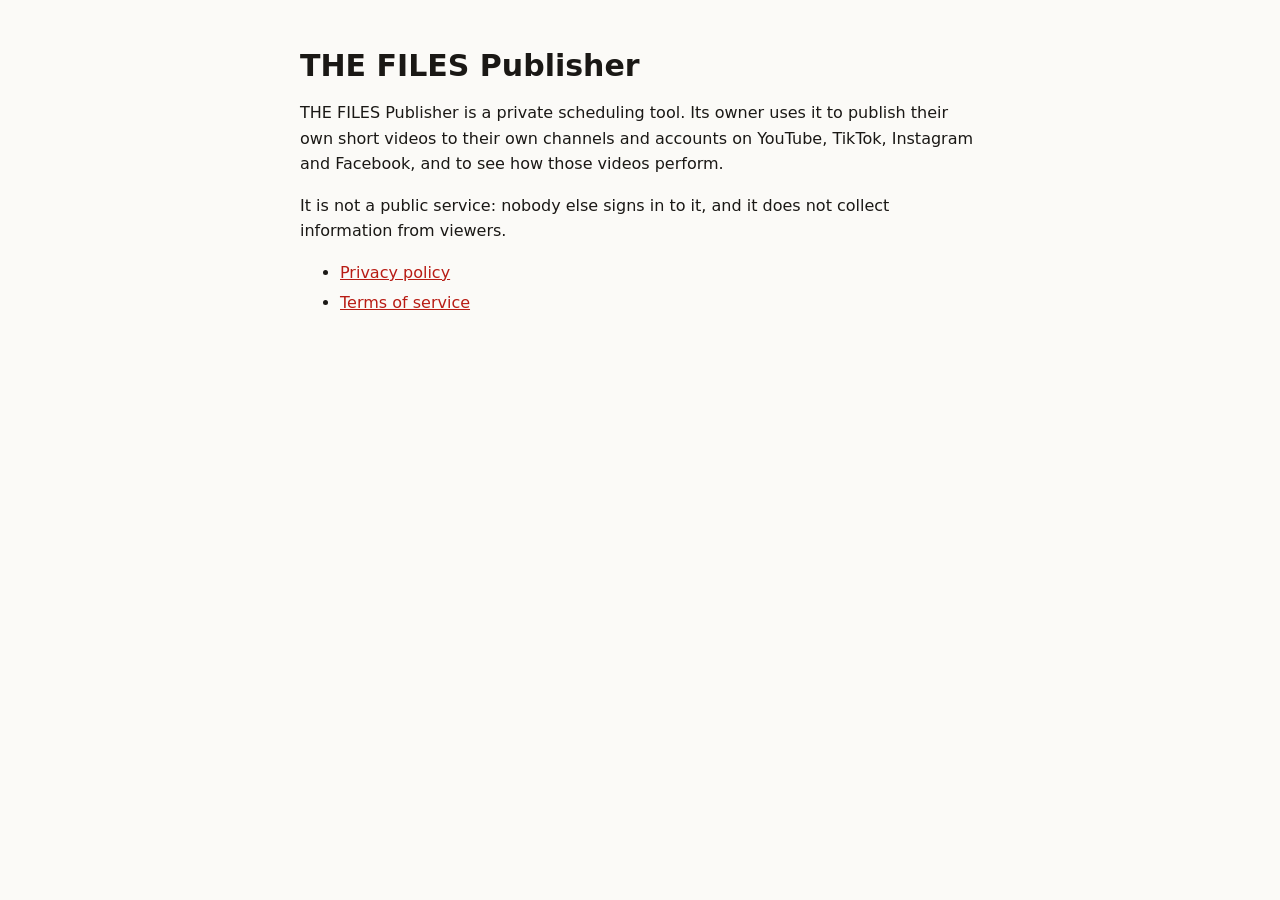
<file: index.html>
<!doctype html>
<html lang="en">
<head>
<meta charset="utf-8">
<meta name="viewport" content="width=device-width, initial-scale=1">
<title>THE FILES Publisher</title>
<link rel="stylesheet" href="style.css">
</head>
<body>
<main>
  <h1>THE FILES Publisher</h1>
  <p>THE FILES Publisher is a private scheduling tool. Its owner uses it to publish their own short videos to their own channels and accounts on YouTube, TikTok, Instagram and Facebook, and to see how those videos perform.</p>
  <p>It is not a public service: nobody else signs in to it, and it does not collect information from viewers.</p>
  <ul>
    <li><a href="privacy.html">Privacy policy</a></li>
    <li><a href="terms.html">Terms of service</a></li>
  </ul>
</main>
</body>
</html>
</file>
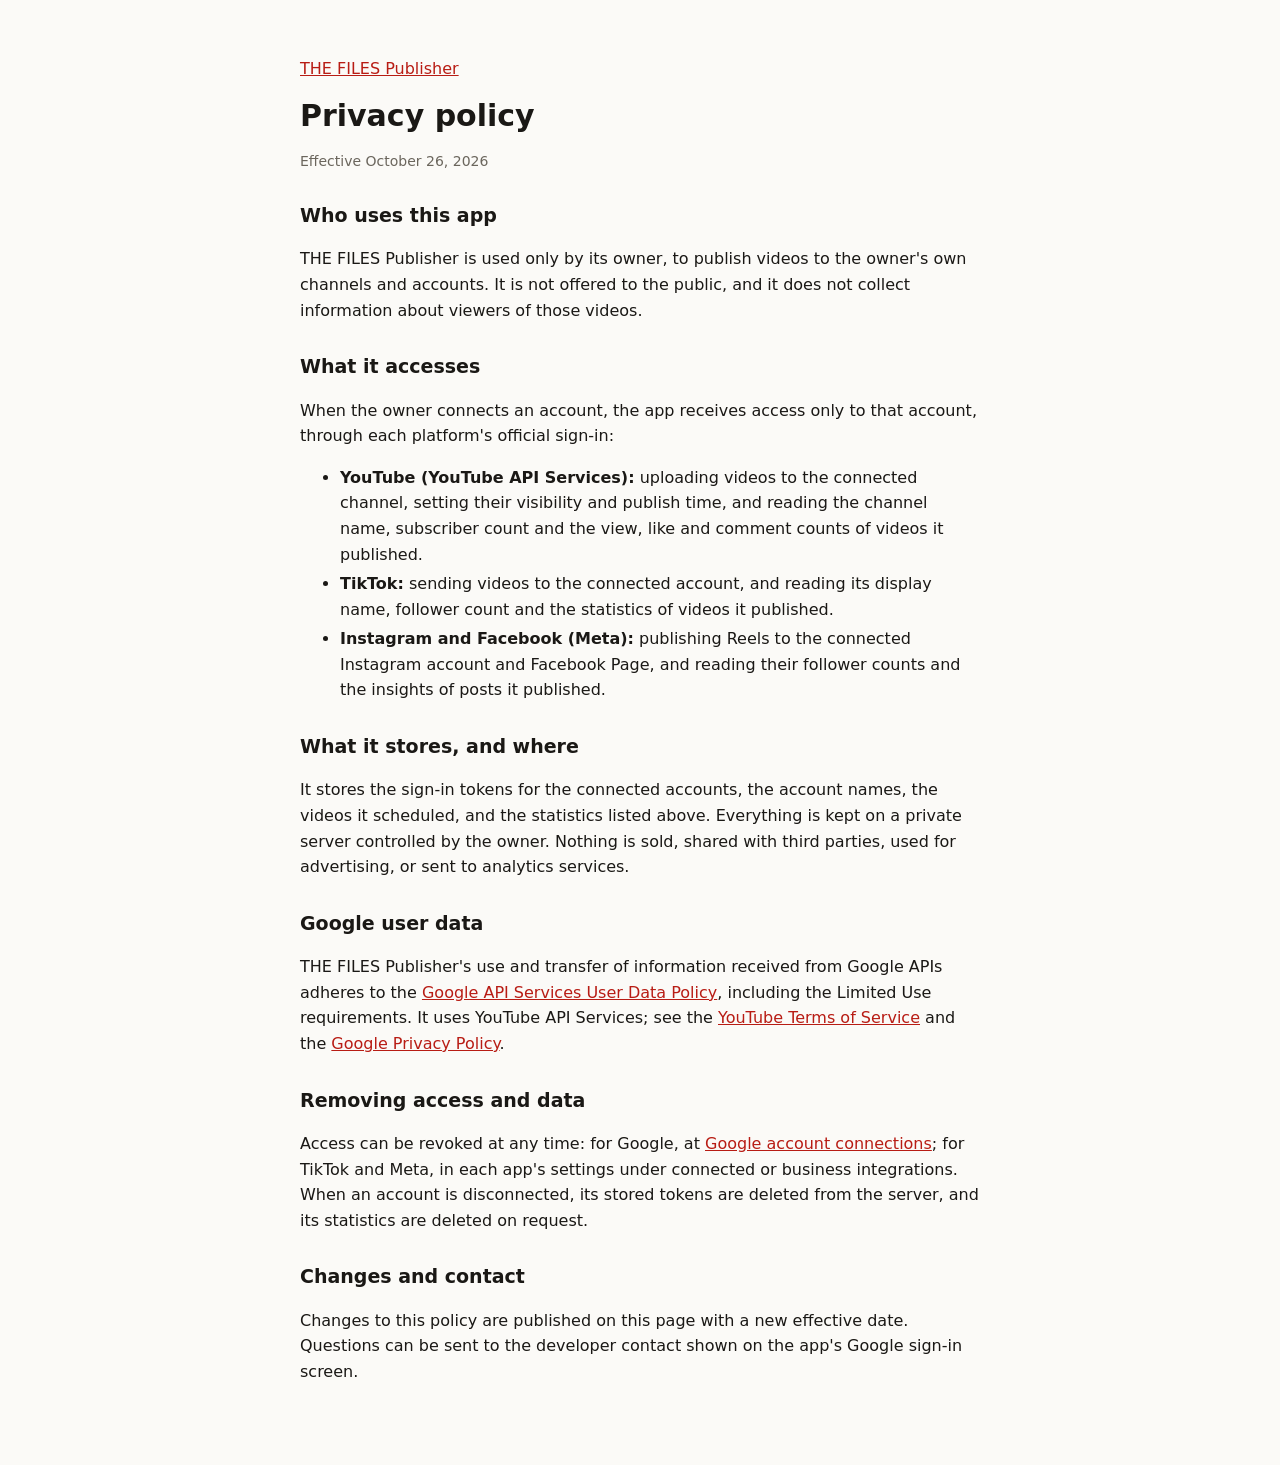
<file: privacy.html>
<!doctype html>
<html lang="en">
<head>
<meta charset="utf-8">
<meta name="viewport" content="width=device-width, initial-scale=1">
<title>Privacy policy · THE FILES Publisher</title>
<link rel="stylesheet" href="style.css">
</head>
<body>
<main>
  <p><a href="./">THE FILES Publisher</a></p>
  <h1>Privacy policy</h1>
  <p class="muted">Effective October 26, 2026</p>

  <h2>Who uses this app</h2>
  <p>THE FILES Publisher is used only by its owner, to publish videos to the owner's own channels and accounts. It is not offered to the public, and it does not collect information about viewers of those videos.</p>

  <h2>What it accesses</h2>
  <p>When the owner connects an account, the app receives access only to that account, through each platform's official sign-in:</p>
  <ul>
    <li><b>YouTube (YouTube API Services):</b> uploading videos to the connected channel, setting their visibility and publish time, and reading the channel name, subscriber count and the view, like and comment counts of videos it published.</li>
    <li><b>TikTok:</b> sending videos to the connected account, and reading its display name, follower count and the statistics of videos it published.</li>
    <li><b>Instagram and Facebook (Meta):</b> publishing Reels to the connected Instagram account and Facebook Page, and reading their follower counts and the insights of posts it published.</li>
  </ul>

  <h2>What it stores, and where</h2>
  <p>It stores the sign-in tokens for the connected accounts, the account names, the videos it scheduled, and the statistics listed above. Everything is kept on a private server controlled by the owner. Nothing is sold, shared with third parties, used for advertising, or sent to analytics services.</p>

  <h2>Google user data</h2>
  <p>THE FILES Publisher's use and transfer of information received from Google APIs adheres to the <a href="https://developers.google.com/terms/api-services-user-data-policy">Google API Services User Data Policy</a>, including the Limited Use requirements. It uses YouTube API Services; see the <a href="https://www.youtube.com/t/terms">YouTube Terms of Service</a> and the <a href="https://policies.google.com/privacy">Google Privacy Policy</a>.</p>

  <h2>Removing access and data</h2>
  <p>Access can be revoked at any time: for Google, at <a href="https://myaccount.google.com/connections">Google account connections</a>; for TikTok and Meta, in each app's settings under connected or business integrations. When an account is disconnected, its stored tokens are deleted from the server, and its statistics are deleted on request.</p>

  <h2>Changes and contact</h2>
  <p>Changes to this policy are published on this page with a new effective date. Questions can be sent to the developer contact shown on the app's Google sign-in screen.</p>
</main>
</body>
</html>
</file>
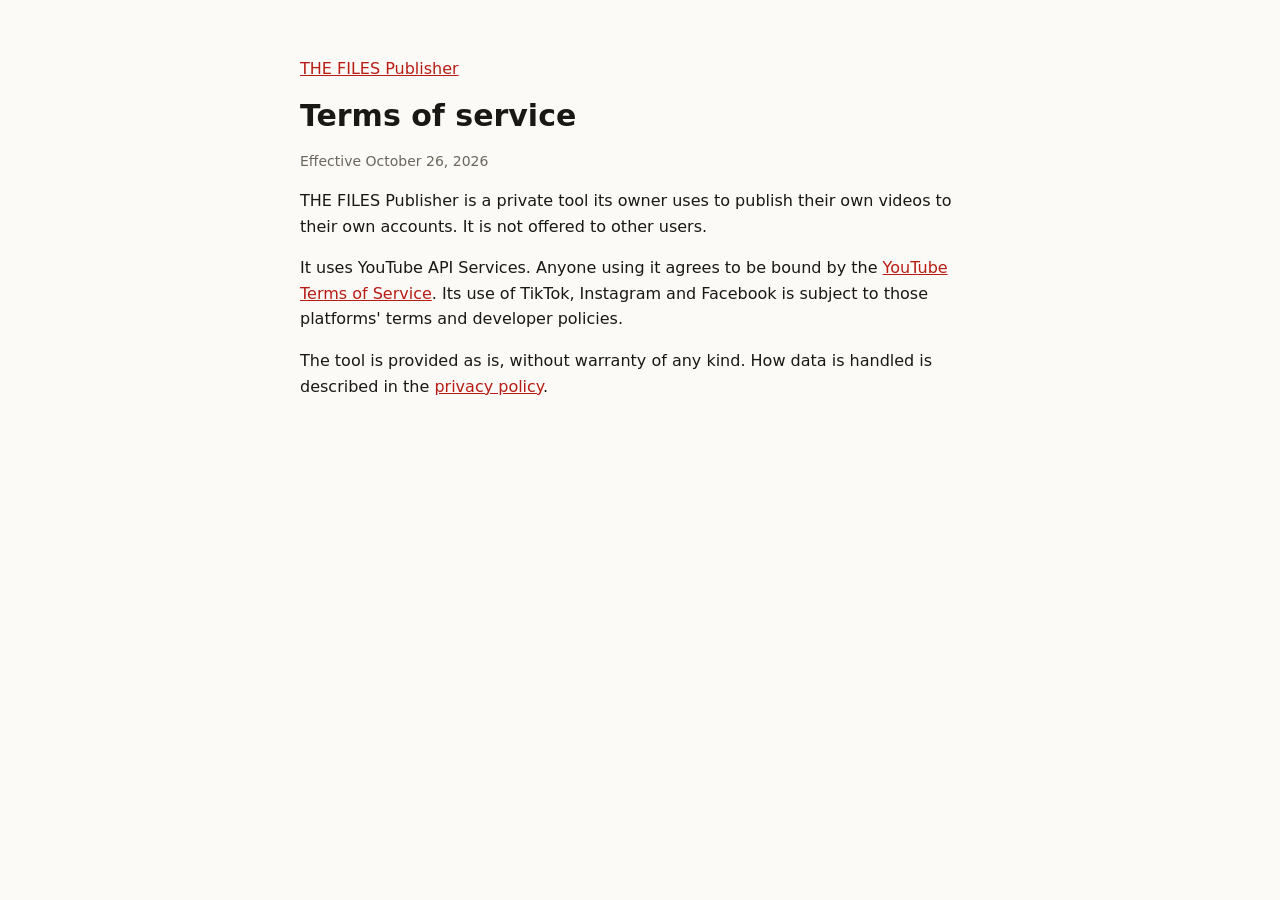
<file: terms.html>
<!doctype html>
<html lang="en">
<head>
<meta charset="utf-8">
<meta name="viewport" content="width=device-width, initial-scale=1">
<title>Terms of service · THE FILES Publisher</title>
<link rel="stylesheet" href="style.css">
</head>
<body>
<main>
  <p><a href="./">THE FILES Publisher</a></p>
  <h1>Terms of service</h1>
  <p class="muted">Effective October 26, 2026</p>
  <p>THE FILES Publisher is a private tool its owner uses to publish their own videos to their own accounts. It is not offered to other users.</p>
  <p>It uses YouTube API Services. Anyone using it agrees to be bound by the <a href="https://www.youtube.com/t/terms">YouTube Terms of Service</a>. Its use of TikTok, Instagram and Facebook is subject to those platforms' terms and developer policies.</p>
  <p>The tool is provided as is, without warranty of any kind. How data is handled is described in the <a href="privacy.html">privacy policy</a>.</p>
</main>
</body>
</html>
</file>
<file: style.css>
:root { color-scheme: light dark; --bg: #fbfaf7; --ink: #1a1815; --muted: #6b665d; --link: #b81c14; }
@media (prefers-color-scheme: dark) { :root { --bg: #12110f; --ink: #ece7dc; --muted: #9a948a; --link: #ff6b5e; } }
body { margin: 0; background: var(--bg); color: var(--ink); font: 16px/1.6 system-ui, -apple-system, "Segoe UI", sans-serif; }
main { max-width: 680px; margin: 0 auto; padding: 40px 16px 64px; }
h1 { font-size: 30px; line-height: 1.2; margin: 8px 0 16px; }
h2 { font-size: 19px; margin: 28px 0 8px; }
a { color: var(--link); }
.muted { color: var(--muted); font-size: 14px; }
li { margin: 4px 0; }
</file>
